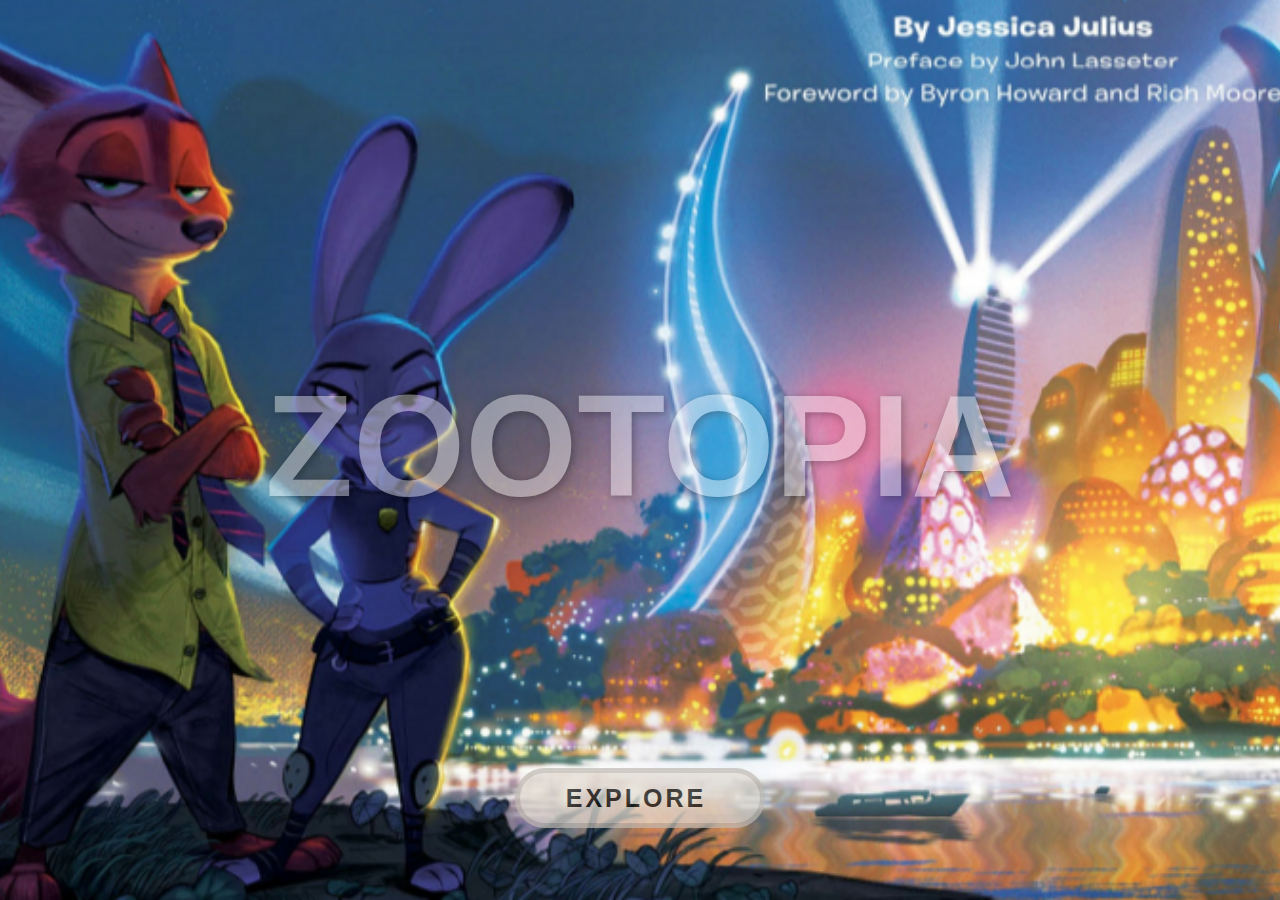
<file: index.html>
<!DOCTYPE html>
<html lang="en">
<head>
    <meta charset="UTF-8">
    <meta name="viewport" content="width=device-width, initial-scale=1.0">
    <title>ZOOTOPIA</title>
    <style>
        

        .cta {
  position: absolute;
  bottom: 8%;
  display: flex;
  justify-content: center;
  width: 100%;
  z-index: 1;
}

.cta button {
  font-size: 25px;
  font-weight: 700;
  letter-spacing: 3px;
  text-transform: uppercase;
  color: blacK;
  background-color: rgb(225, 218, 209);
  border: 5px solid rgb(191, 185, 178) ;
  border-radius: 100px;
  height: 60px;
  width: 250px;
  display: flex;
  align-items: center;
  justify-content: center;
  gap: 8px;
  transition: all 0.2s;
  cursor: pointer;
  opacity: 0.7;
}

.cta button:hover {
  background-color: rgb(53, 53, 53);
  color:rgba(255, 255, 255, 0.8);
}
body{
            background-image: url("images/firstpage.png");
            background-size: cover; 
            background-position: center;
            margin: 0;
            height: 100vh; 
            display: flex; 
            flex-direction: column; 
            justify-content: center; 
            align-items: center; 
        }
        
        p{
            text-align: center;
            font-size: 9rem; 
            color: white; 
            font-family: "Inter", sans-serif;
            font-weight: bold;
            text-shadow: 2px 2px 8px rgba(0,0,0,0.7); 
            margin-bottom: 150px; 
            opacity: 0.4;
        }

        .cta {
            
            display: flex;
            justify-content: center;
            width: 100%;
        }
</style>
</head>
<body>

    <p>ZOOTOPIA</p>
    <div class="cta">
  <button onclick="window.location.href='homepage.html'">
    EXPLORE
    <i class="fa-solid fa-arrow-right"></i>
  </button>
</div>
</body>
</html>
</file>
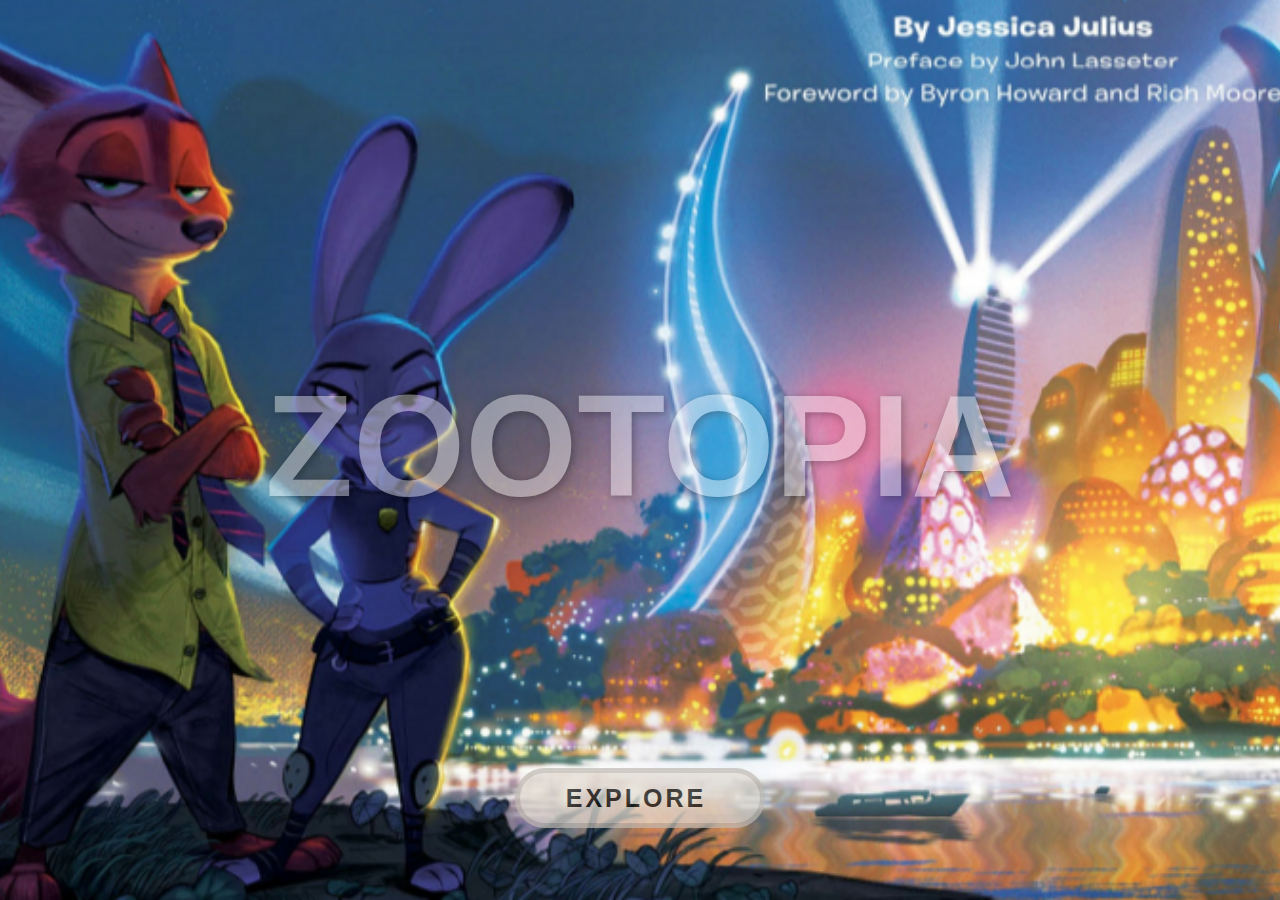
<file: firstpage.html>
<!DOCTYPE html>
<html lang="en">
<head>
    <meta charset="UTF-8">
    <meta name="viewport" content="width=device-width, initial-scale=1.0">
    <title>ZOOTOPIA</title>
    <style>
        

        .cta {
  position: absolute;
  bottom: 8%;
  display: flex;
  justify-content: center;
  width: 100%;
  z-index: 1;
}

.cta button {
  font-size: 25px;
  font-weight: 700;
  letter-spacing: 3px;
  text-transform: uppercase;
  color: blacK;
  background-color: rgb(225, 218, 209);
  border: 5px solid rgb(191, 185, 178) ;
  border-radius: 100px;
  height: 60px;
  width: 250px;
  display: flex;
  align-items: center;
  justify-content: center;
  gap: 8px;
  transition: all 0.2s;
  cursor: pointer;
  opacity: 0.7;
}

.cta button:hover {
  background-color: rgb(53, 53, 53);
  color:rgba(255, 255, 255, 0.8);
}
body{
            background-image: url("images/firstpage.png");
            background-size: cover; 
            background-position: center;
            margin: 0;
            height: 100vh; 
            display: flex; 
            flex-direction: column; 
            justify-content: center; 
            align-items: center; 
        }
        
        p{
            text-align: center;
            font-size: 9rem; 
            color: white; 
            font-family: "Inter", sans-serif;
            font-weight: bold;
            text-shadow: 2px 2px 8px rgba(0,0,0,0.7); 
            margin-bottom: 150px; 
            opacity: 0.4;
        }

        .cta {
            
            display: flex;
            justify-content: center;
            width: 100%;
        }
</style>
</head>
<body>

    <p>ZOOTOPIA</p>
    <div class="cta">
  <button onclick="window.location.href='homepage.html'">
    EXPLORE
    <i class="fa-solid fa-arrow-right"></i>
  </button>
</div>
</body>
</html>
</file>
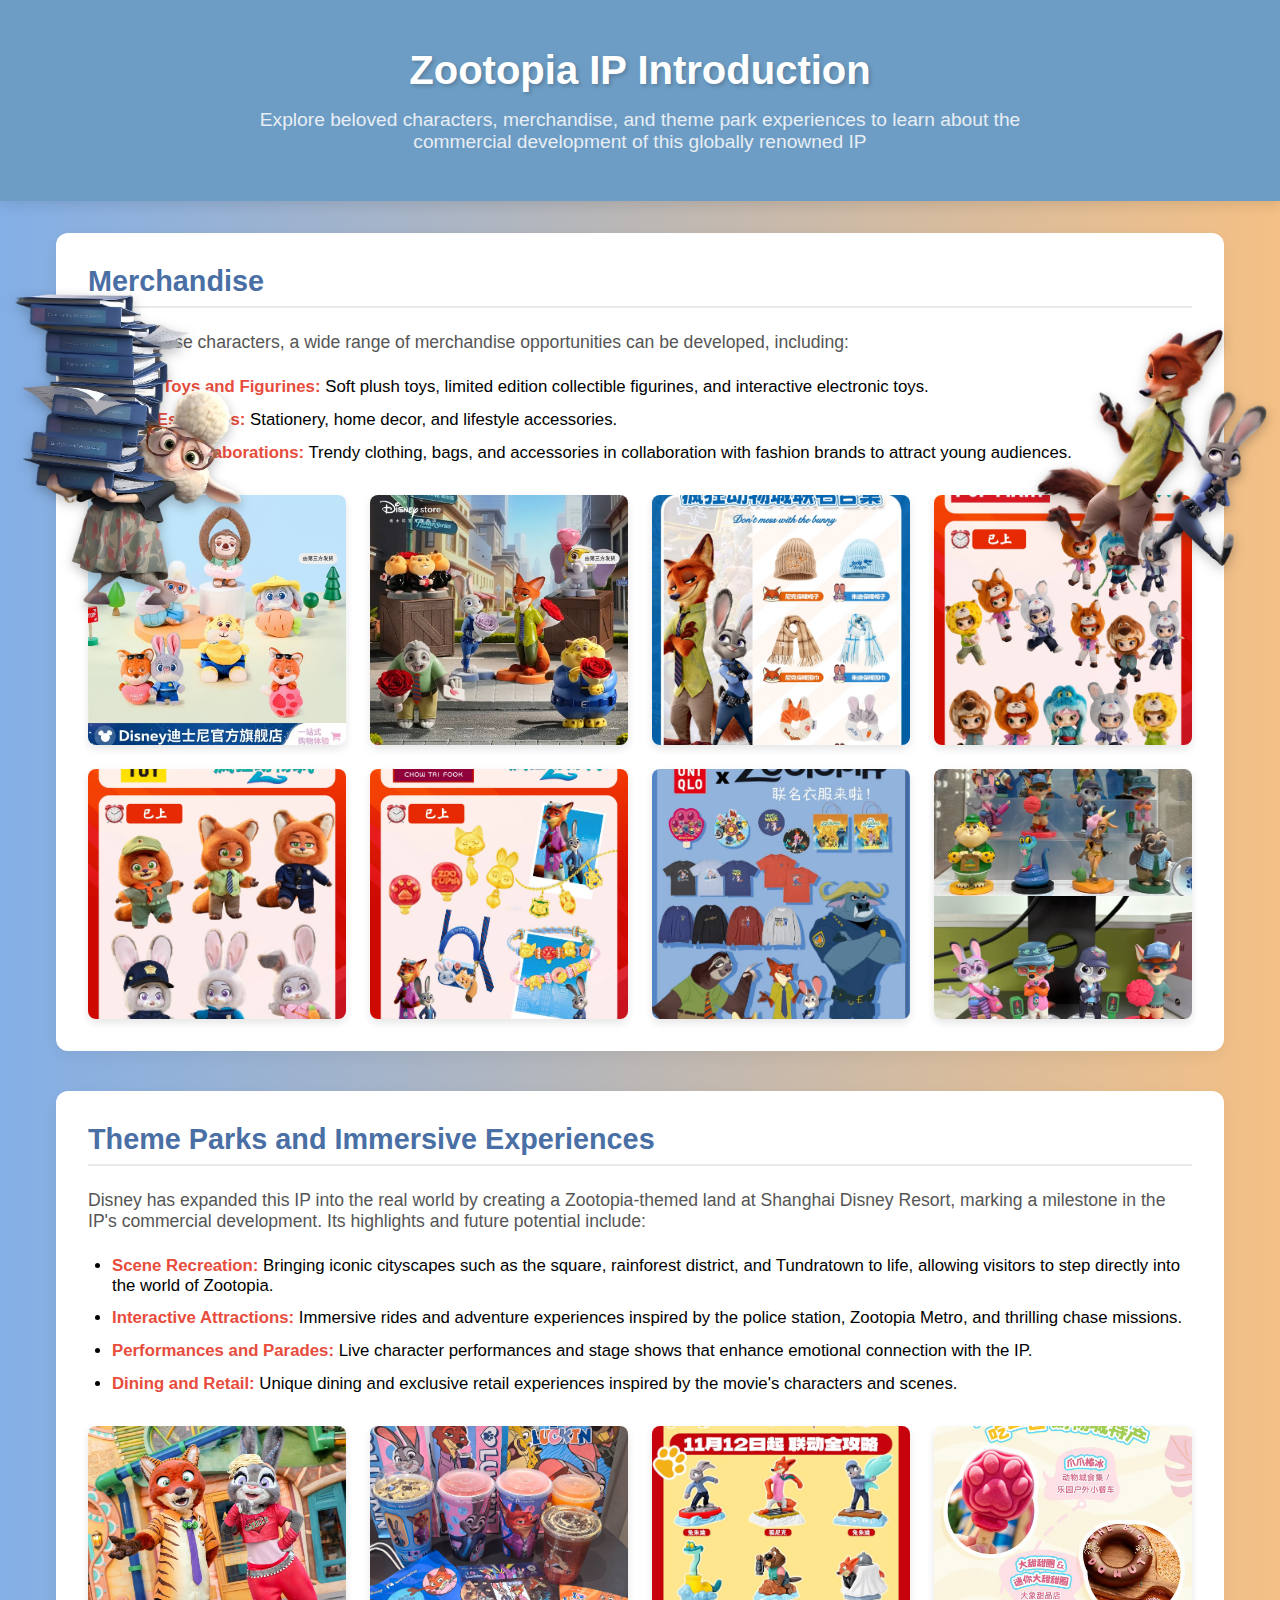
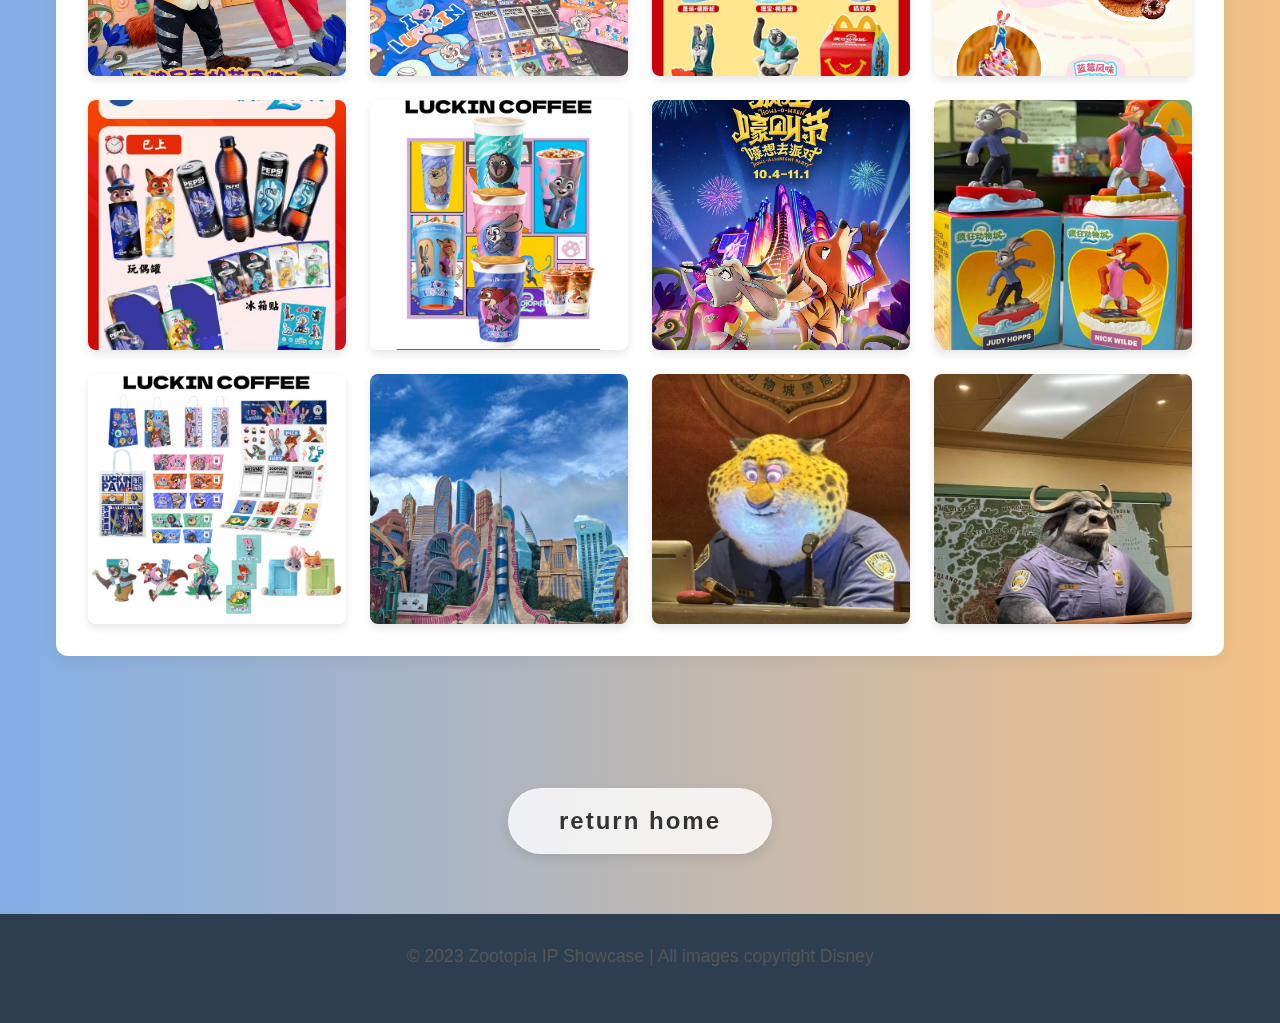
<file: reality _IP.html>
<!DOCTYPE html>
<html lang="en">
<head>
    <meta charset="UTF-8">
    <meta name="viewport" content="width=device-width, initial-scale=1.0">
    <title>Zootopia IP Introduction</title>
    <link rel="stylesheet" href="css/ip.css">

</head>
<body>
    <header>
        <h1>Zootopia IP Introduction</h1>
        <p class="subtitle">Explore beloved characters, merchandise, and theme park experiences to learn about the commercial development of this globally renowned IP</p>
    </header>
    
    <div class="container">
        <section id="merchandise">
            <h2>Merchandise</h2>
            <p>Around these characters, a wide range of merchandise opportunities can be developed, including:</p>
            
            <ul>
                <li><span class="highlight">Plush Toys and Figurines:</span> Soft plush toys, limited edition collectible figurines, and interactive electronic toys.</li>
                <li><span class="highlight">Daily Essentials:</span> Stationery, home decor, and lifestyle accessories.</li>
                <li><span class="highlight">Fashion Collaborations:</span> Trendy clothing, bags, and accessories in collaboration with fashion brands to attract young audiences.</li>
            </ul>
            
            <div class="gallery">
                <div class="gallery-item">
                    <img src="images\ip\image1.png" alt="Zootopia merchandise image 1">
                </div>
                <div class="gallery-item">
                    <img src="images\ip\image2.png" alt="Zootopia merchandise image 2">
                </div>
                <div class="gallery-item">
                    <img src="images\ip\image3.jpg" alt="Zootopia merchandise image 2">
                </div>
                <div class="gallery-item">
                    <img src="images\ip\image4.jpg" alt="Zootopia merchandise image 2">
                </div>
                <div class="gallery-item">
                    <img src="images\ip\image5.jpg" alt="Zootopia merchandise image 2">
                </div>
                <div class="gallery-item">
                    <img src="images\ip\image6.jpg" alt="Zootopia merchandise image 2">
                </div>
                <div class="gallery-item">
                    <img src="images\ip\image7.jpg" alt="Zootopia merchandise image 2">
                </div>
                <div class="gallery-item">
                    <img src="images\ip\image8.jpg" alt="Zootopia merchandise image 2">
                </div>
        
            </div>
        </section>
        
        <section id="theme-parks">
            <h2>Theme Parks and Immersive Experiences</h2>
            <p>Disney has expanded this IP into the real world by creating a Zootopia-themed land at Shanghai Disney Resort, marking a milestone in the IP's commercial development. Its highlights and future potential include:</p>
            
            <ul>
                <li><span class="highlight">Scene Recreation:</span> Bringing iconic cityscapes such as the square, rainforest district, and Tundratown to life, allowing visitors to step directly into the world of Zootopia.</li>
                <li><span class="highlight">Interactive Attractions:</span> Immersive rides and adventure experiences inspired by the police station, Zootopia Metro, and thrilling chase missions.</li>
                <li><span class="highlight">Performances and Parades:</span> Live character performances and stage shows that enhance emotional connection with the IP.</li>
                <li><span class="highlight">Dining and Retail:</span> Unique dining and exclusive retail experiences inspired by the movie's characters and scenes.</li>
            </ul>
            
            <div class="gallery">
                <div class="gallery-item">
                    <img src="images\ip\image9.png" alt="Zootopia theme park image 1">
                </div>
                <div class="gallery-item">
                    <img src="images\ip\image10.jpg" alt="Zootopia theme park image 2">
                </div>
                <div class="gallery-item">
                    <img src="images\ip\image11.jpg" alt="Zootopia theme park image 3">
                </div>
                <div class="gallery-item">
                    <img src="images\ip\image12.png" alt="Zootopia theme park image 4">
                </div>
                <div class="gallery-item">
                    <img src="images\ip\image13.jpg" alt="Zootopia theme park image 5">
                </div>
                <div class="gallery-item">
                    <img src="images\ip\image14.jpg" alt="Zootopia theme park image 6">
                </div>
                <div class="gallery-item">
                    <img src="images\ip\image15.png" alt="Zootopia theme park image 6">
                </div>
                <div class="gallery-item">
                    <img src="images\ip\image16.jpg" alt="Zootopia theme park image 6">
                </div>
                <div class="gallery-item">
                    <img src="images\ip\image17.jpg" alt="Zootopia theme park image 6">
                </div>
                <div class="gallery-item">
                    <img src="images\ip\image18.png" alt="Zootopia theme park image 6">
                </div>
                <div class="gallery-item">
                    <img src="images\ip\image19.png" alt="Zootopia theme park image 6">
                </div>
                <div class="gallery-item">
                    <img src="images\ip\image20.png" alt="Zootopia theme park image 6">
                </div>
            </div>
        </section>
    </div>
    
<div class="side-character left">
  <img src="images\ip\character-left.png" alt="Left Character">
</div>
<div class="side-character right">
  <img src="images\ip\character-right.png" alt="Right Character">
</div>
<div class="return-container">
        <a href="homepage.html" class="return-btn">return home</a>
    </div>
    <footer>
        <p>&copy; 2023 Zootopia IP Showcase | All images copyright Disney</p>
    </footer>
    
</body>
</html>
</file>
<file: css/ip.css>
* {
            margin: 0;
            padding: 0;
            box-sizing: border-box;
            font-family: 'Segoe UI', 'Microsoft YaHei', sans-serif;
        }
        
        
        body {
            min-height: 100vh; 
            background: linear-gradient(to right, #83afe6, #f4c085); 
        }
        
        header {
            background: linear-gradient(135deg, #6d9dc5);
            color: white;
            text-align: center;
            padding: 3rem 1rem;
            box-shadow: 0 4px 12px rgba(0,0,0,0.1);
        }
        
        h1 {
            font-size: 2.5rem;
            margin-bottom: 1rem;
            text-shadow: 2px 2px 4px rgba(0,0,0,0.2);
        }
        
        .subtitle {
            font-size: 1.2rem;
            max-width: 800px;
            margin: 0 auto;
            opacity: 0.9;
            color: #f5f7fa;
        }
        
        .container {
            max-width: 1200px;
            margin: 0 auto;
            padding: 2rem 1rem;
        }
        
        section {
            background: white;
            border-radius: 12px;
            padding: 2rem;
            margin-bottom: 2.5rem;
            box-shadow: 0 5px 15px rgba(0,0,0,0.05);
            transition: transform 0.3s ease, box-shadow 0.3s ease;
        }
        
        section:hover {
            transform: translateY(-5px);
            box-shadow: 0 8px 25px rgba(0,0,0,0.1);
        }
        
        h2 {
            color: #4a6fa5;
            margin-bottom: 1.5rem;
            padding-bottom: 0.5rem;
            border-bottom: 2px solid #eaeaea;
            font-size: 1.8rem;
        }
        
        p {
            margin-bottom: 1.5rem;
            font-size: 1.1rem;
            color: #555;
        }
        
        ul {
            margin-left: 1.5rem;
            margin-bottom: 1.5rem;
        }
        
        li {
            margin-bottom: 0.8rem;
            font-size: 1.05rem;
        }
        
        .gallery {
            display: grid;
            grid-template-columns: repeat(auto-fill, minmax(250px, 1fr));
            gap: 1.5rem;
            margin-top: 2rem;
        }
        
        .gallery-item {
            border-radius: 8px;
            overflow: hidden;
            box-shadow: 0 4px 8px rgba(0,0,0,0.1);
            transition: transform 0.3s ease;
        }
        
        .gallery-item:hover {
            transform: scale(1.03);
        }
        
        .gallery-item img {
            width: 100%;
            height: 250px;
            object-fit: cover;
            display: block;
        }
        
        footer {
            text-align: center;
            padding: 2rem;
            background-color: #2c3e50;
            color: white;
            margin-top: 2rem;
        }
        
        .highlight {
            color: #e74c3c;
            font-weight: bold;
        }
        
        .character-list {
            display: flex;
            justify-content: center;
            gap: 2rem;
            margin: 1.5rem 0;
            flex-wrap: wrap;
        }
        
        .character {
            display: flex;
            flex-direction: column;
            align-items: center;
            padding: 1rem;
            background: #f8f9fa;
            border-radius: 10px;
            width: 150px;
            box-shadow: 0 3px 10px rgba(0,0,0,0.08);
        }
        
        .character-icon {
            width: 80px;
            height: 80px;
            border-radius: 50%;
            background: #6d9dc5;
            margin-bottom: 0.8rem;
            display: flex;
            align-items: center;
            justify-content: center;
            color: white;
            font-size: 2rem;
        }
        
        .character-name {
            font-weight: bold;
            color: #4a6fa5;
        }
        
        @media (max-width: 768px) {
            h1 {
                font-size: 2rem;
            }
            
            .gallery {
                grid-template-columns: repeat(auto-fill, minmax(200px, 1fr));
            }
            
            .character-list {
                gap: 1rem;
            }
            
            .character {
                width: 130px;
            }
        }


.side-character{
  position: fixed;
  top: 50%;
  transform: translateY(-50%);
  z-index: 20;        
  pointer-events: none;
}
.side-character.left{ left: 10px; }
.side-character.right{ right: 10px; }

.side-character img{
  width: 240px;       
  height: auto;
  filter: drop-shadow(0 4px 6px rgba(0,0,0,.25));
}


@media (max-width: 900px){
  .side-character{ display: none; }
}

.return-container {
  text-align: center;
  margin: 60px 0; 
  padding: 0 20px; 
}
.return-btn {
  display: inline-block;
  padding: 18px 50px; 
  background-color: rgba(255, 255, 255, 0.8); 
  backdrop-filter: blur(4px); 
  color: #333; 
  font-size: 1.5rem; 
  font-weight: 600; 
  text-decoration: none;
  border-radius: 50px; 
  border: 1px solid rgba(255, 255, 255, 0.3); 
  box-shadow: 0 4px 12px rgba(0, 0, 0, 0.1); 
  transition: all 0.3s ease;
  letter-spacing: 2px; 
}

.return-btn:hover {
  background-color: white;
  transform: translateY(-3px); 
  box-shadow: 0 6px 16px rgba(0, 0, 0, 0.15);
}

@media (max-width: 768px) {
  .return-btn {
    font-size: 1.2rem;
    padding: 15px 40px;
  }
}
</file>
